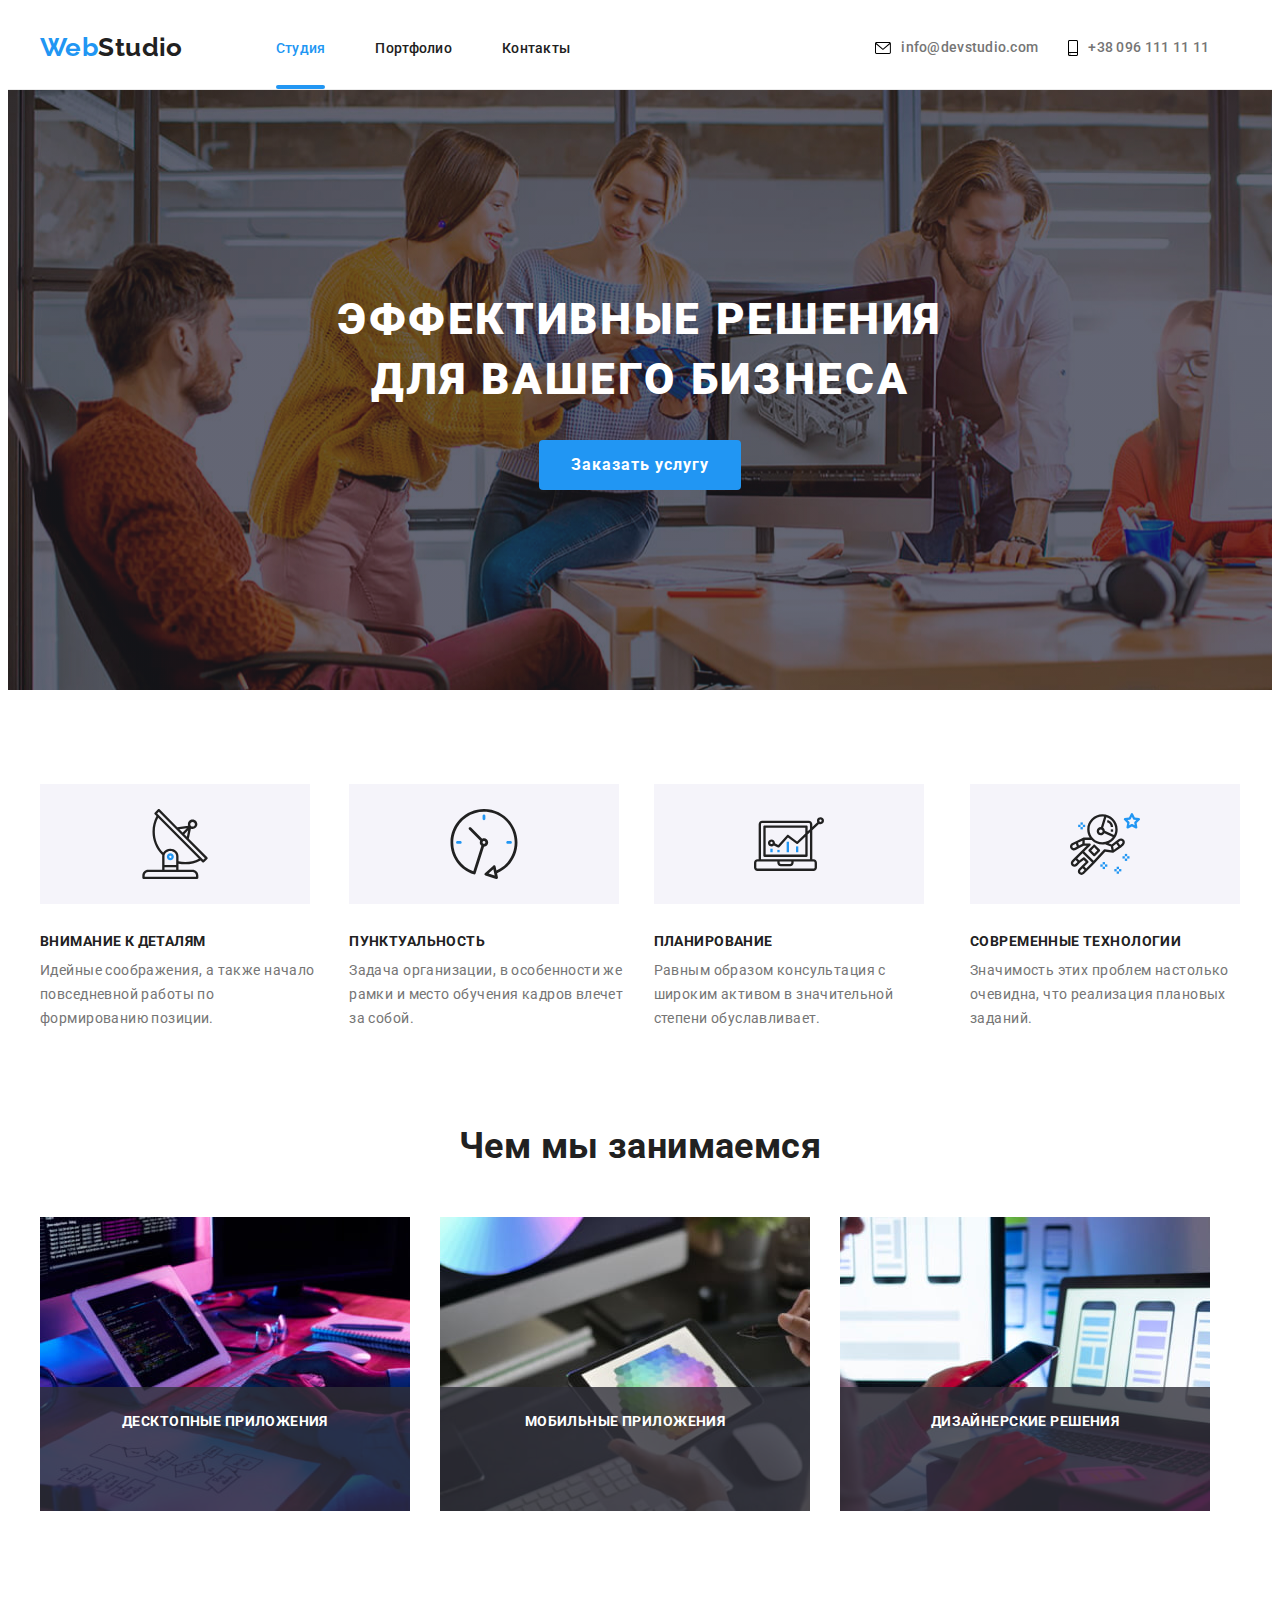
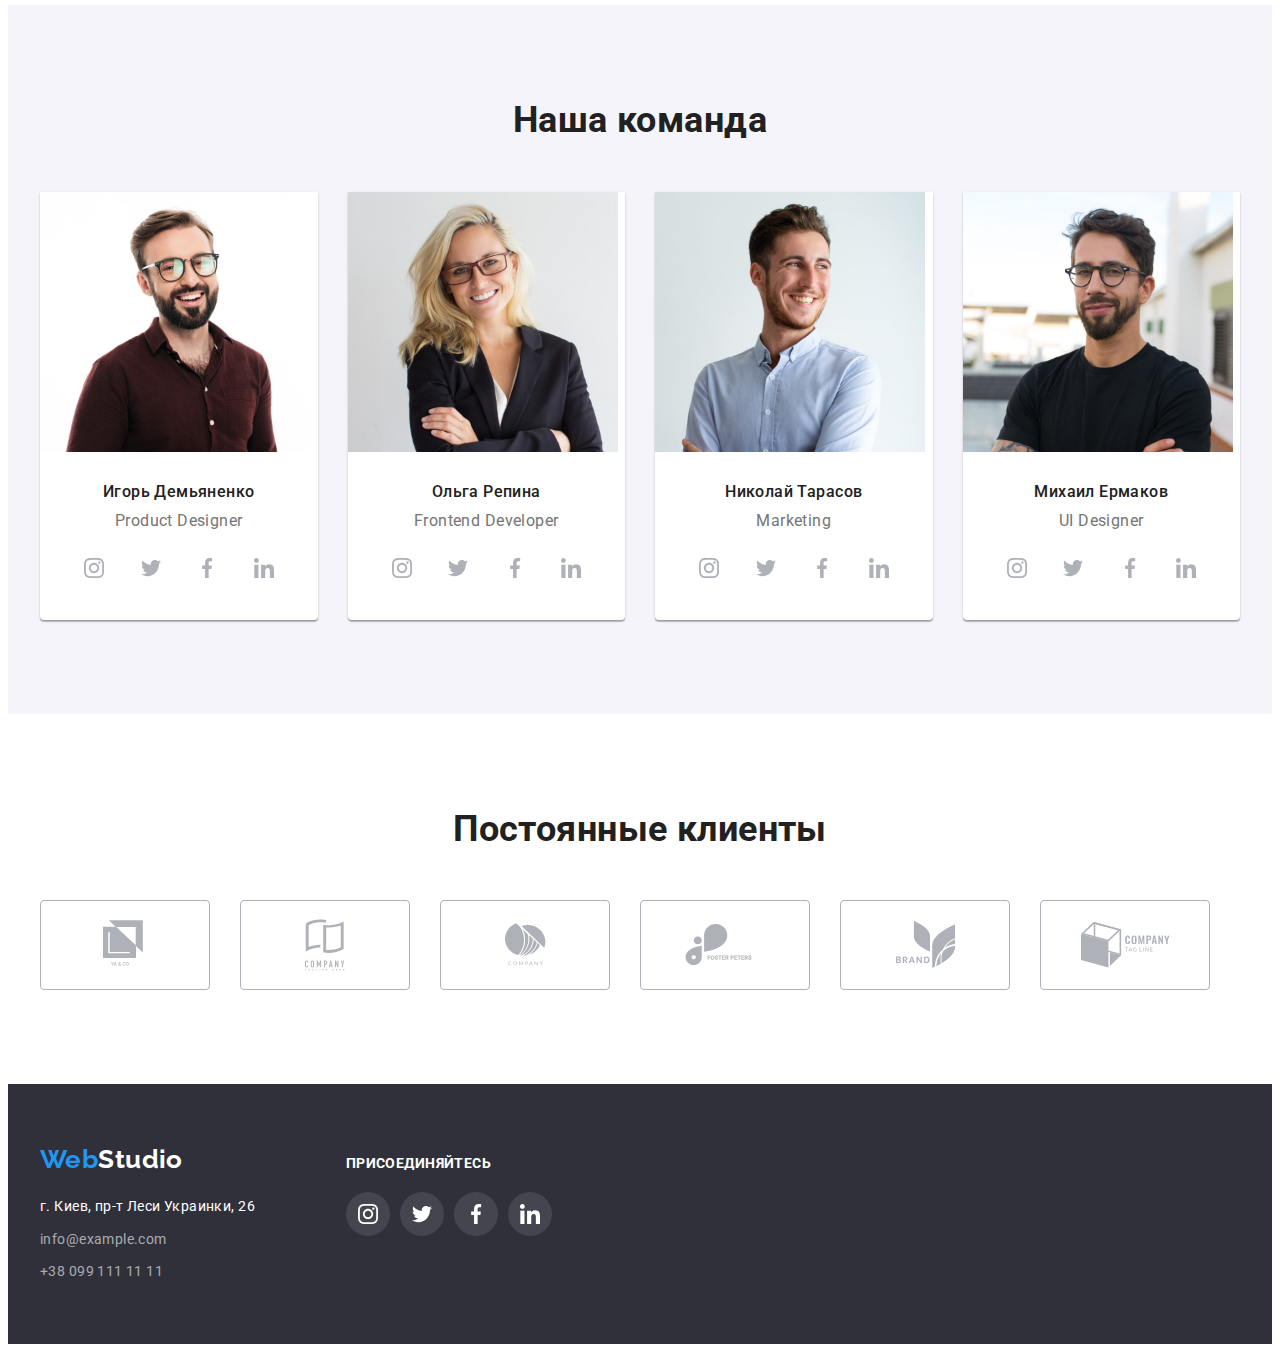
<file: index.html>
<!DOCTYPE html>
<html lang="ru">
  <head>
    <meta charset="UTF-8" />
    <meta http-equiv="X-UA-Compatible" content="IE=edge" />
    <meta name="viewport" content="width=device-width, initial-scale=1.0" />
    <title>Главная</title>
    <link rel="preconnect" href="https://fonts.gstatic.com" />
    <link
      href="https://fonts.googleapis.com/css2?family=Raleway:wght@700&family=Roboto:wght@400;500;700;900&display=swap"
      rel="stylesheet"
    />
    <link
      rel="stylesheet"
      href="https://cdnjs.cloudflare.com/ajax/libs/modern-normalize/1.0.0/modern-normalize.min.css"
      integrity="sha512-ISS7cAi1PEhQ8jnbJpJZMd29NlhNj4AWYyLOSp2CE/CsHxTCu+r+t0D2yoJudVrd0/8fTVPUVDzY5Tvli75u/g=="
      crossorigin="anonymous"
    />
    <link rel="stylesheet" href="./css/style.css" />
  </head>

  <body>
    <!-- ШАПКА САЙТА -->
    <header class="site-header">
      <div class="container">
        <nav class="nav">
          <a class="logo link" href="./index.html"> <span class="accent">Web</span>Studio </a>

          <ul class="site-nav list">
            <li class="item">
              <a class="link current" href="./index.html">Студия</a>
            </li>
            <li class="item">
              <a class="link" href="./portfolio.html">Портфолио</a>
            </li>
            <li class="item">
              <a class="link" href="">Контакты</a>
            </li>
          </ul>
        </nav>

        <ul class="header-contact list">
          <li class="item">
            <a class="link" href="mailto:info@devstudio.com">
              <svg class="mail-icon">
                <use href="./images/sprite.svg#mail"></use>
              </svg>
              info@devstudio.com
            </a>
          </li>
          <li class="item">
            <a class="link" href="tel:+380961111111">
              <svg class="phone-icon">
                <use href="./images/sprite.svg#phone"></use>
              </svg>
              +38 096 111 11 11
            </a>
          </li>
        </ul>
      </div>
    </header>

    <main>
      <!-- HERO -->
      <section class="hero">
        <div class="container">
          <h1 class="hero-title">Эффективные решения для вашего бизнеса</h1>
          <button class="btn" type="button" data-modal-open>Заказать услугу</button>
        </div>
      </section>

      <!-- FEATURE -->
      <section class="section feature">
        <div class="container">
          <h2 class="section-title visually-hidden">Особенности</h2>

          <ul class="feature-list list">
            <li class="item">
              <div class="feature-list-icon-box">
                <svg class="feature-list-icon">
                  <use href="./images/sprite.svg#antenna"></use>
                </svg>
              </div>
              <h3 class="title">Внимание к деталям</h3>
              <p class="text">
                Идейные соображения, а также начало повседневной работы по формированию позиции.
              </p>
            </li>
            <li class="item">
              <div class="feature-list-icon-box">
                <svg class="feature-list-icon">
                  <use href="./images/sprite.svg#clock"></use>
                </svg>
              </div>
              <h3 class="title">Пунктуальность</h3>
              <p class="text">
                Задача организации, в особенности же рамки и место обучения кадров влечет за собой.
              </p>
            </li>
            <li class="item">
              <div class="feature-list-icon-box">
                <svg class="feature-list-icon">
                  <use href="./images/sprite.svg#diagram"></use>
                </svg>
              </div>
              <h3 class="title">Планирование</h3>
              <p class="text">
                Равным образом консультация с широким активом в значительной степени обуславливает.
              </p>
            </li>
            <li class="item">
              <div class="feature-list-icon-box">
                <svg class="feature-list-icon">
                  <use href="./images/sprite.svg#astronaut"></use>
                </svg>
              </div>
              <h3 class="title">Современные технологии</h3>
              <p class="text">
                Значимость этих проблем настолько очевидна, что реализация плановых заданий.
              </p>
            </li>
          </ul>
        </div>
      </section>

      <!-- WORK -->
      <section class="section work">
        <div class="container">
          <h2 class="section-title">Чем мы занимаемся</h2>

          <ul class="work-list list">
            <li class="item">
              <a href="">
                <img
                  src="./images/main/workprogramming.jpg"
                  alt="Программист пишет программу по алгоритму"
                  width="370"
                />
              </a>
              <h3 class="title">Десктопные приложения</h3>
            </li>
            <li class="item">
              <a href="">
                <img
                  src="./images/main/workdesign.jpg"
                  alt="Дизайнер выбирает цвет на планшете"
                  width="370"
                />
              </a>
              <h3 class="title">Мобильные приложения</h3>
            </li>
            <li class="item">
              <a href="">
                <img
                  src="./images/main/workformobile.jpg"
                  alt="Разработка адаптивной версии сайта для мобильного устройства"
                  width="370"
                />
              </a>
              <h3 class="title">Дизайнерские решения</h3>
            </li>
          </ul>
        </div>
      </section>

      <!-- TEAM -->
      <section class="section team">
        <div class="container">
          <h2 class="section-title">Наша команда</h2>

          <ul class="team-list list">
            <li class="item">
              <img src="./images/main/igordemjanenko.jpg" alt="Фотография сотрудника" width="270" />
              <h3 class="title">Игорь Демьяненко</h3>
              <p class="text" lang="en">Product Designer</p>

              <ul class="social-list list">
                <li class="social-list-item">
                  <a href="" class="social-list-link link">
                    <svg class="social-list-icon">
                      <use href="./images/sprite.svg#instagram"></use>
                    </svg>
                  </a>
                </li>
                <li class="social-list-item">
                  <a href="" class="social-list-link link">
                    <svg class="social-list-icon">
                      <use href="./images/sprite.svg#twitter"></use>
                    </svg>
                  </a>
                </li>
                <li class="social-list-item">
                  <a href="" class="social-list-link link">
                    <svg class="social-list-icon">
                      <use href="./images/sprite.svg#facebook"></use>
                    </svg>
                  </a>
                </li>
                <li class="social-list-item">
                  <a href="" class="social-list-link link">
                    <svg class="social-list-icon">
                      <use href="./images/sprite.svg#linkedin"></use>
                    </svg>
                  </a>
                </li>
              </ul>
            </li>
            <li class="item">
              <img src="./images/main/olgarepina.jpg" alt="Фотография сотрудника" width="270" />
              <h3 class="title">Ольга Репина</h3>
              <p class="text" lang="en">Frontend Developer</p>

              <ul class="social-list list">
                <li class="social-list-item">
                  <a href="" class="social-list-link link">
                    <svg class="social-list-icon">
                      <use href="./images/sprite.svg#instagram"></use>
                    </svg>
                  </a>
                </li>
                <li class="social-list-item">
                  <a href="" class="social-list-link link">
                    <svg class="social-list-icon">
                      <use href="./images/sprite.svg#twitter"></use>
                    </svg>
                  </a>
                </li>
                <li class="social-list-item">
                  <a href="" class="social-list-link link">
                    <svg class="social-list-icon">
                      <use href="./images/sprite.svg#facebook"></use>
                    </svg>
                  </a>
                </li>
                <li class="social-list-item">
                  <a href="" class="social-list-link link">
                    <svg class="social-list-icon">
                      <use href="./images/sprite.svg#linkedin"></use>
                    </svg>
                  </a>
                </li>
              </ul>
            </li>
            <li class="item">
              <img src="./images/main/nikolajtarasov.jpg" alt="Фотография сотрудника" width="270" />
              <h3 class="title">Николай Тарасов</h3>
              <p class="text" lang="en">Marketing</p>
              <ul class="social-list list">
                <li class="social-list-item">
                  <a href="" class="social-list-link link">
                    <svg class="social-list-icon">
                      <use href="./images/sprite.svg#instagram"></use>
                    </svg>
                  </a>
                </li>
                <li class="social-list-item">
                  <a href="" class="social-list-link link">
                    <svg class="social-list-icon">
                      <use href="./images/sprite.svg#twitter"></use>
                    </svg>
                  </a>
                </li>
                <li class="social-list-item">
                  <a href="" class="social-list-link link">
                    <svg class="social-list-icon">
                      <use href="./images/sprite.svg#facebook"></use>
                    </svg>
                  </a>
                </li>
                <li class="social-list-item">
                  <a href="" class="social-list-link link">
                    <svg class="social-list-icon">
                      <use href="./images/sprite.svg#linkedin"></use>
                    </svg>
                  </a>
                </li>
              </ul>
            </li>
            <li class="item">
              <img src="./images/main/michailermakov.jpg" alt="Фотография сотрудника" width="270" />
              <h3 class="title">Михаил Ермаков</h3>
              <p class="text" lang="en">UI Designer</p>

              <ul class="social-list list">
                <li class="social-list-item">
                  <a href="" class="social-list-link link">
                    <svg class="social-list-icon">
                      <use href="./images/sprite.svg#instagram"></use>
                    </svg>
                  </a>
                </li>
                <li class="social-list-item">
                  <a href="" class="social-list-link link">
                    <svg class="social-list-icon">
                      <use href="./images/sprite.svg#twitter"></use>
                    </svg>
                  </a>
                </li>
                <li class="social-list-item">
                  <a href="" class="social-list-link link">
                    <svg class="social-list-icon">
                      <use href="./images/sprite.svg#facebook"></use>
                    </svg>
                  </a>
                </li>
                <li class="social-list-item">
                  <a href="" class="social-list-link link">
                    <svg class="social-list-icon">
                      <use href="./images/sprite.svg#linkedin"></use>
                    </svg>
                  </a>
                </li>
              </ul>
            </li>
          </ul>
        </div>
      </section>

      <!-- CLIENTS -->
      <section class="section clients">
        <div class="container">
          <h2 class="section-title">Постоянные клиенты</h2>

          <ul class="clients-list list">
            <li class="item">
              <a href="" class="link">
                <svg class="client-logo-icon" width="44" height="49">
                  <use href="./images/sprite.svg#icon-logo-1"></use>
                </svg>
              </a>
            </li>
            <li class="item">
              <a href="" class="link">
                <svg class="client-logo-icon" width="40" height="52">
                  <use href="./images/sprite.svg#icon-logo-2"></use>
                </svg>
              </a>
            </li>
            <li class="item">
              <a href="" class="link">
                <svg class="client-logo-icon" width="41" height="43">
                  <use href="./images/sprite.svg#icon-logo-3"></use>
                </svg>
              </a>
            </li>
            <li class="item">
              <a href="" class="link">
                <svg class="client-logo-icon" width="80" height="42">
                  <use href="./images/sprite.svg#icon-logo-4"></use>
                </svg>
              </a>
            </li>
            <li class="item">
              <a href="" class="link">
                <svg class="client-logo-icon" width="59" height="47">
                  <use href="./images/sprite.svg#icon-logo-5"></use>
                </svg>
              </a>
            </li>
            <li class="item">
              <a href="" class="link">
                <svg class="client-logo-icon" width="89" height="46">
                  <use href="./images/sprite.svg#icon-logo-6"></use>
                </svg>
              </a>
            </li>
          </ul>
        </div>
      </section>
    </main>

    <!-- ФУТЕР -->
    <footer class="site-footer">
      <div class="container">
        <ul class="site-footer-list list">
          <li class="item">
            <a class="logo link" href="./index.html"> <span class="accent">Web</span>Studio </a>
            <address>г. Киев, пр-т Леси Украинки, 26</address>
            <ul class="footer-contact list">
              <li class="item">
                <a class="link" href="mailto:info@example.com">info@example.com</a>
              </li>
              <li class="item">
                <a class="link" href="tel:+380991111111">+38 099 111 11 11</a>
              </li>
            </ul>
          </li>
          <li class="item">
            <p class="title">Присоединяйтесь</p>
            <ul class="site-footer-list-social-list list">
              <li class="item">
                <a href="" class="link">
                  <svg class="social-list-icon">
                    <use href="./images/sprite.svg#instagram"></use>
                  </svg>
                </a>
              </li>
              <li class="item">
                <a href="" class="link">
                  <svg class="social-list-icon">
                    <use href="./images/sprite.svg#twitter"></use>
                  </svg>
                </a>
              </li>
              <li class="item">
                <a href="" class="link">
                  <svg class="social-list-icon">
                    <use href="./images/sprite.svg#facebook"></use>
                  </svg>
                </a>
              </li>
              <li class="item">
                <a href="" class="link">
                  <svg class="social-list-icon">
                    <use href="./images/sprite.svg#linkedin"></use>
                  </svg>
                </a>
              </li>
            </ul>
          </li>
        </ul>
      </div>
    </footer>

    <div class="backdrop is-hidden" data-modal>
      <div class="modal">
        <button class="modal-close-btn" data-modal-close>
          <svg class="icon-close-btn" width="18" height="18">
            <use href="./images/sprite.svg#icon-close-black"></use>
          </svg>
        </button>
      </div>
    </div>

    <script src="./js/modal.js"></script>
  </body>
</html>
</file>
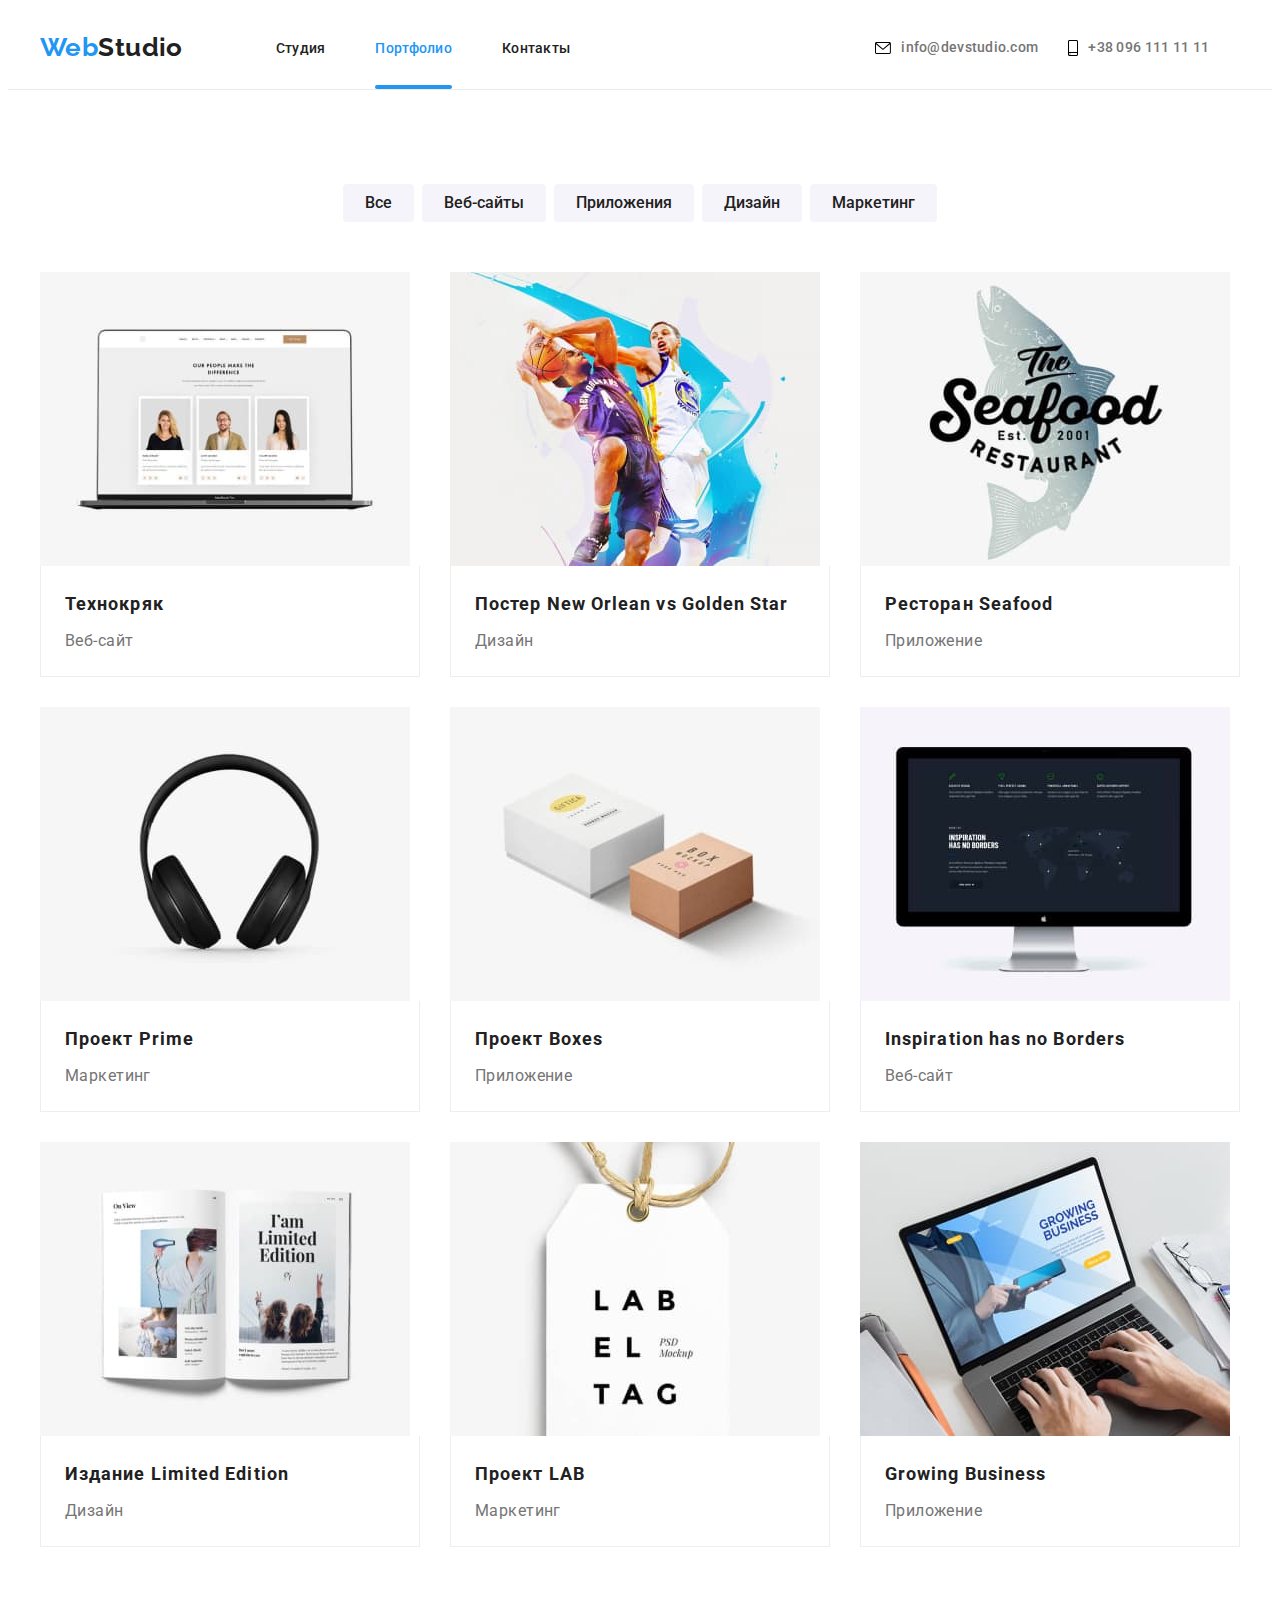
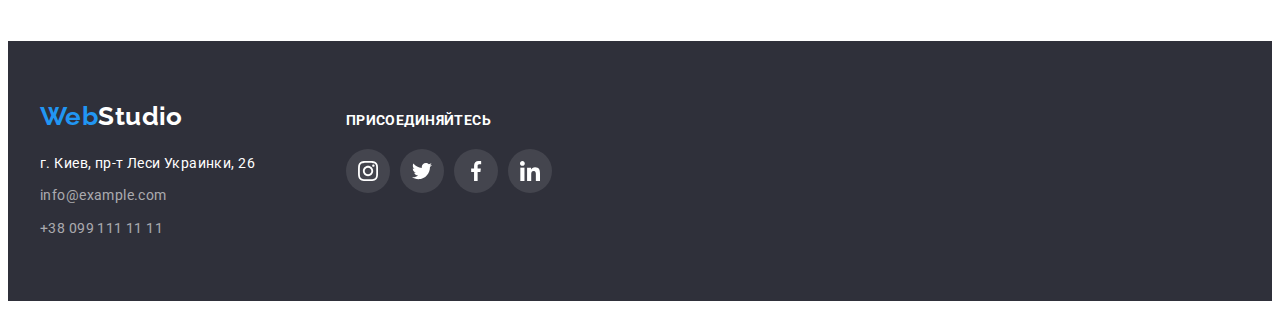
<file: portfolio.html>
<!DOCTYPE html>
<html lang="ru">
  <head>
    <meta charset="UTF-8" />
    <meta http-equiv="X-UA-Compatible" content="IE=edge" />
    <meta name="viewport" content="width=device-width, initial-scale=1.0" />
    <title>Портфолио</title>
    <link rel="preconnect" href="https://fonts.gstatic.com" />
    <link
      href="https://fonts.googleapis.com/css2?family=Raleway:wght@700&family=Roboto:wght@400;500;700;900&display=swap"
      rel="stylesheet"
    />
    <link
      rel="stylesheet"
      href="https://cdnjs.cloudflare.com/ajax/libs/modern-normalize/1.0.0/modern-normalize.min.css"
      integrity="sha512-ISS7cAi1PEhQ8jnbJpJZMd29NlhNj4AWYyLOSp2CE/CsHxTCu+r+t0D2yoJudVrd0/8fTVPUVDzY5Tvli75u/g=="
      crossorigin="anonymous"
    />
    <link rel="stylesheet" href="./css/style.css" />
  </head>

  <body>
    <!-- ШАПКА САЙТА -->
    <header class="site-header">
      <div class="container">
        <nav class="nav">
          <a class="logo link" href="./index.html"> <span class="accent">Web</span>Studio </a>

          <ul class="site-nav list">
            <li class="item">
              <a class="link" href="./index.html">Студия</a>
            </li>
            <li class="item">
              <a class="link current" href="./portfolio.html">Портфолио</a>
            </li>
            <li class="item">
              <a class="link" href="">Контакты</a>
            </li>
          </ul>
        </nav>

        <ul class="header-contact list">
          <li class="item">
            <a class="link" href="mailto:info@devstudio.com">
              <svg class="mail-icon">
                <use href="./images/sprite.svg#mail" width="16" height="12"></use>
              </svg>
              info@devstudio.com
            </a>
          </li>
          <li class="item">
            <a class="link" href="tel:+380961111111">
              <svg class="phone-icon">
                <use href="./images/sprite.svg#phone"></use>
              </svg>
              +38 096 111 11 11
            </a>
          </li>
        </ul>
      </div>
    </header>

    <main>
      <section class="section portfolio">
        <div class="container">
          <h1 class="section-title visually-hidden">Список работ</h1>
          <ul class="filter-portfolio list">
            <li class="item"><button class="btn" type="button">Все</button></li>
            <li class="item">
              <button class="btn" type="button">Веб-сайты</button>
            </li>
            <li class="item">
              <button class="btn" type="button">Приложения</button>
            </li>
            <li class="item">
              <button class="btn" type="button">Дизайн</button>
            </li>
            <li class="item">
              <button class="btn" type="button">Маркетинг</button>
            </li>
          </ul>
          <ul class="portfolio-list list">
            <li class="item">
              <a class="link" href="">
                <div class="text-cart-box">
                  <img
                    src="./images/portfolio/technokrjakweb.jpg"
                    alt="Экран ноутбука с зугруженным браузером"
                    width="370"
                  />
                  <p class="text-cart-overlay">
                    Технокряк это современная площадка распространения коронавируса. Компании
                    используют эту платформу для цифрового шпионажа и атак на защищённые сервера
                    конкурентов.
                  </p>
                </div>
                <div class="border">
                  <h2 class="title">Технокряк</h2>
                  <p class="text">Веб-сайт</p>
                </div>
              </a>
            </li>
            <li class="item">
              <a class="link" href="">
                <div class="text-cart-box">
                  <img
                    src="./images/portfolio/novsgsdesign.jpg"
                    alt="Два баскетболиста борятся за мяч"
                    width="370"
                  />
                  <p class="text-cart-overlay">
                    Технокряк это современная площадка распространения коронавируса. Компании
                    используют эту платформу для цифрового шпионажа и атак на защищённые сервера
                    конкурентов.
                  </p>
                </div>
                <div class="border">
                  <h2 class="title">Постер New Orlean vs Golden Star</h2>
                  <p class="text">Дизайн</p>
                </div>
              </a>
            </li>
            <li class="item">
              <a class="link" href="">
                <div class="text-cart-box">
                  <img
                    src="./images/portfolio/seafoodapp.jpg"
                    alt="На фоне рыбы логотип ресторана морской еды"
                    width="370"
                  />
                  <p class="text-cart-overlay">
                    Технокряк это современная площадка распространения коронавируса. Компании
                    используют эту платформу для цифрового шпионажа и атак на защищённые сервера
                    конкурентов.
                  </p>
                </div>
                <div class="border">
                  <h2 class="title">Ресторан Seafood</h2>
                  <p class="text">Приложение</p>
                </div>
              </a>
            </li>
            <li class="item">
              <a class="link" href="">
                <div class="text-cart-box">
                  <img
                    src="./images/portfolio/primemarketing.jpg"
                    alt="Черные беспроводные накладные наушники"
                    width="370"
                  />
                  <p class="text-cart-overlay">
                    Технокряк это современная площадка распространения коронавируса. Компании
                    используют эту платформу для цифрового шпионажа и атак на защищённые сервера
                    конкурентов.
                  </p>
                </div>
                <div class="border">
                  <h2 class="title">Проект Prime</h2>
                  <p class="text">Маркетинг</p>
                </div>
              </a>
            </li>
            <li class="item">
              <a class="link" href="">
                <div class="text-cart-box">
                  <img
                    src="./images/portfolio/boxesapp.jpg"
                    alt="Две небольшие коробки белого и коричневого цвета"
                    width="370"
                  />
                  <p class="text-cart-overlay">
                    Технокряк это современная площадка распространения коронавируса. Компании
                    используют эту платформу для цифрового шпионажа и атак на защищённые сервера
                    конкурентов.
                  </p>
                </div>
                <div class="border">
                  <h2 class="title">Проект Boxes</h2>
                  <p class="text">Приложение</p>
                </div>
              </a>
            </li>
            <li class="item">
              <a class="link" href="">
                <div class="text-cart-box">
                  <img
                    src="./images/portfolio/inspirationhasnobordersweb.jpg"
                    alt="Экран iMAC с загруженным браузером"
                    width="370"
                  />
                  <p class="text-cart-overlay">
                    Технокряк это современная площадка распространения коронавируса. Компании
                    используют эту платформу для цифрового шпионажа и атак на защищённые сервера
                    конкурентов.
                  </p>
                </div>
                <div class="border">
                  <h2 class="title">Inspiration has no Borders</h2>
                  <p class="text">Веб-сайт</p>
                </div>
              </a>
            </li>
            <li class="item">
              <a class="link" href="">
                <div class="text-cart-box">
                  <img
                    src="./images/portfolio/limitededitiondesign.jpg"
                    alt="Развернутая страница журнала"
                    width="370"
                  />
                  <p class="text-cart-overlay">
                    Технокряк это современная площадка распространения коронавируса. Компании
                    используют эту платформу для цифрового шпионажа и атак на защищённые сервера
                    конкурентов.
                  </p>
                </div>
                <div class="border">
                  <h2 class="title">Издание Limited Edition</h2>
                  <p class="text">Дизайн</p>
                </div>
              </a>
            </li>
            <li class="item">
              <a class="link" href="">
                <div class="text-cart-box">
                  <img
                    src="./images/portfolio/labmarketing.jpg"
                    alt="Бирка с логотипом проекта"
                    width="370"
                  />
                  <p class="text-cart-overlay">
                    Технокряк это современная площадка распространения коронавируса. Компании
                    используют эту платформу для цифрового шпионажа и атак на защищённые сервера
                    конкурентов.
                  </p>
                </div>
                <div class="border">
                  <h2 class="title">Проект LAB</h2>
                  <p class="text">Маркетинг</p>
                </div>
              </a>
            </li>
            <li class="item">
              <a class="link" href="">
                <div class="text-cart-box">
                  <img
                    src="./images/portfolio/growingbusinessapp.jpg"
                    alt="Документы, очки, ноутбук с загруженным сайтом компании, руки человека на клавиатуре"
                    width="370"
                  />
                  <p class="text-cart-overlay">
                    Технокряк это современная площадка распространения коронавируса. Компании
                    используют эту платформу для цифрового шпионажа и атак на защищённые сервера
                    конкурентов.
                  </p>
                </div>
                <div class="border">
                  <h2 class="title">Growing Business</h2>
                  <p class="text">Приложение</p>
                </div>
              </a>
            </li>
          </ul>
        </div>
      </section>
    </main>

    <!--Футер-->
    <footer class="site-footer">
      <div class="container">
        <ul class="site-footer-list list">
          <li class="item">
            <a class="logo link" href="./index.html"> <span class="accent">Web</span>Studio </a>
            <address>г. Киев, пр-т Леси Украинки, 26</address>
            <ul class="footer-contact list">
              <li class="item">
                <a class="link" href="mailto:info@example.com">info@example.com</a>
              </li>
              <li class="item">
                <a class="link" href="tel:+380991111111">+38 099 111 11 11</a>
              </li>
            </ul>
          </li>
          <li class="item">
            <p class="title">Присоединяйтесь</p>
            <ul class="site-footer-list-social-list list">
              <li class="item">
                <a href="" class="link">
                  <svg class="social-list-icon">
                    <use href="./images/sprite.svg#instagram"></use>
                  </svg>
                </a>
              </li>
              <li class="item">
                <a href="" class="link">
                  <svg class="social-list-icon">
                    <use href="./images/sprite.svg#twitter"></use>
                  </svg>
                </a>
              </li>
              <li class="item">
                <a href="" class="link">
                  <svg class="social-list-icon">
                    <use href="./images/sprite.svg#facebook"></use>
                  </svg>
                </a>
              </li>
              <li class="item">
                <a href="" class="link">
                  <svg class="social-list-icon">
                    <use href="./images/sprite.svg#linkedin"></use>
                  </svg>
                </a>
              </li>
            </ul>
          </li>
        </ul>
      </div>
    </footer>
  </body>
</html>
</file>
<file: css/style.css>
:root {
  --primary-text-color: #757575;
  --title-text-color: #212121;

  --primary-svg-color: #afb1b8;

  --accent-color: #2196f3;
  --accent-hero-color: #188ce8;

  --primary-white-color: #ffffff;
  --second-white-color: rgba(255, 255, 255, 0.6);

  --hero-bg-color: #c4c4c4;
  --seconf-bg-color: #f5f4fa;
  --third-bg-color: #2f303a;
}

h1,
h2,
h3,
h4,
h5,
h6,
p {
  margin: 0;
}

ul {
  margin: 0;
  padding: 0;
}

img {
  display: block;
  max-width: 100%;
  height: auto;
}

body {
  font-family: 'Roboto', sans-serif;
  font-size: 14px;
  letter-spacing: 0.03em;
  color: var(--primary-text-color);

  background-color: var(--primary-white-color);
}

.list {
  list-style: none;
}

.link {
  text-decoration: none;
}

.visually-hidden {
  position: absolute !important;
  clip: rect(1px 1px 1px 1px); /* IE6, IE7 */
  clip: rect(1px, 1px, 1px, 1px);
  padding: 0 !important;
  border: 0 !important;
  height: 1px !important;
  width: 1px !important;
  overflow: hidden;
}

.container {
  width: 1200px;
  padding-left: 15px;
  padding-right: 15px;
  margin: 0 auto;
}

.section {
  padding-top: 94px;
  padding-bottom: 94px;
}

/* ========== LOGO ========== */

.logo {
  margin-top: 24px;
  margin-bottom: 25px;
  margin-right: 93px;

  color: var(--title-text-color);
  font-family: 'Raleway', sans-serif;
  font-weight: 700;
  font-size: 26px;
  line-height: 1.19;
}

.site-footer .logo {
  color: var(--primary-white-color);
}

.logo .accent {
  color: var(--accent-color);
}

/* ========== END LOGO ========== */

/* ========== HEADER ========== */

.site-header {
  border-bottom-width: 1px;
  border-bottom-style: solid;
  border-bottom-color: #ececec;
}

.site-header .container {
  display: flex;
}

.nav {
  display: flex;
}

.site-nav {
  display: flex;
  margin-top: 32px;
  margin-bottom: 32px;
  margin-right: 305px;
}

.site-nav .item:not(:last-child) {
  margin-right: 50px;
}

.site-nav .link {
  position: relative;

  color: var(--title-text-color);
  font-weight: 500;
  line-height: 1.14;
  letter-spacing: 0.02em;

  transition: color 250ms cubic-bezier(0.4, 0, 0.2, 1);
}

.site-nav .link:hover,
.site-nav .link:focus {
  color: var(--accent-color);
}

.site-nav .link::after {
  display: block;

  position: absolute;
  bottom: -33px;
  left: 0;

  content: '';
  width: 0;
  height: 4px;
  background: var(--accent-color);
  border-radius: 2px;
}

.site-nav .link.current::after {
  width: 100%;
}

.site-nav .link.current {
  color: var(--accent-color);
  width: 100%;
}

.header-contact {
  display: flex;
  margin-top: 32px;
  margin-bottom: 32px;
}

.header-contact .item:not(:last-child) {
  margin-right: 30px;
}

.header-contact .link {
  display: flex;
  align-items: center;

  color: var(--primary-text-color);
  font-weight: 500;
  line-height: 1.14;
  letter-spacing: 0.02em;

  transition: color 250ms cubic-bezier(0.4, 0, 0.2, 1);
}

.header-contact .link:hover,
.header-contact .link:focus,
.footer-contact .link:hover,
.footer-contact .link:focus {
  color: var(--accent-color);
}

.mail-icon {
  display: inline;
  margin-right: 10px;
  width: 16px;
  height: 12px;

  transition: fill 250ms cubic-bezier(0.4, 0, 0.2, 1);
}

.phone-icon {
  display: inline;
  margin-right: 10px;
  width: 10px;
  height: 16px;

  transition: fill 250ms cubic-bezier(0.4, 0, 0.2, 1);
}

.header-contact .link:hover .mail-icon,
.header-contact .link:focus .mail-icon,
.header-contact .link:hover .phone-icon,
.header-contact .link:focus .phone-icon {
  fill: var(--accent-color);
}
/* ========== END HEADER ========== */

/* ========== HERO ========== */

.hero {
  display: flex;
  padding-top: 200px;
  padding-bottom: 200px;
  background-color: var(--hero-bg-color);
  background-image: linear-gradient(rgba(47, 48, 58, 0.4), rgba(47, 48, 58, 0.4)),
    url('../images/hero/bg.jpg');
  background-repeat: no-repeat;
  max-width: 1600px;
  margin: 0 auto;
}

.hero-title {
  width: 696px;
  margin: 0 auto 30px auto;

  color: var(--primary-white-color);

  font-weight: 900;
  font-size: 44px;
  line-height: 1.36;
  text-align: center;
  letter-spacing: 0.06em;

  text-transform: uppercase;
}

.hero .btn {
  background-color: var(--accent-color);
  color: var(--primary-white-color);
  border: none;
  border-radius: 4px;

  font-weight: 700;
  font-size: 16px;
  line-height: 1.87;
  letter-spacing: 0.06em;

  display: block;
  margin: 0 auto;
  padding: 10px 32px;
}

.hero .btn:focus,
.hero .btn:hover {
  background-color: var(--accent-hero-color);
}

/* ========== END HERO ========== */

/* ========== BUTTON ========== */

.btn {
  background-color: var(--seconf-bg-color);
  color: var(--title-text-color);
  font-family: inherit;
  text-decoration: none;
  text-align: center;

  cursor: pointer;

  transition: background-color 250ms cubic-bezier(0.4, 0, 0.2, 1),
    color 250ms cubic-bezier(0.4, 0, 0.2, 1);
}

.btn:hover,
.btn:focus {
  background-color: var(--accent-color);
  color: var(--primary-white-color);

  box-shadow: 0px 3px 1px rgba(0, 0, 0, 0.1), 0px 1px 2px rgba(0, 0, 0, 0.08),
    0px 2px 2px rgba(0, 0, 0, 0.12);
  border-radius: 4px;
}

/* ========== END BUTTON ========== */

/* ========== FEATURES SECTION ========== */

.section-title {
  color: var(--title-text-color);
  font-weight: 700;
  font-size: 36px;
  line-height: 1.17;
  text-align: center;

  margin: 0 auto 50px auto;
}

.feature-list,
.work-list,
.team-list,
.portfolio-list {
  display: flex;
}

.section.feature {
  display: flex;
}

.feature-list-icon-box {
  display: flex;
  justify-content: center;
  align-items: center;
  background-color: var(--seconf-bg-color);

  width: 270px;
  height: 120px;
  margin-bottom: 30px;
}

.feature-list-icon {
  width: 70px;
  height: 70px;
}

.feature-list .title {
  color: var(--title-text-color);
  font-size: inherit;
  font-weight: 700;
  line-height: 1.14;
  text-transform: uppercase;

  margin-bottom: 10px;
}

.feature-list .text {
  line-height: 1.71;
}

/* ========== END FEATURE SECTIONS ========== */

/* ========== WORK SECTIONS ========== */

.section.work {
  display: flex;
  padding-top: 0px;
}

.feature-list .item:not(:last-child),
.work-list .item:not(:last-child),
.clients-list .item:not(:last-child) {
  margin-right: 30px;
}

.work-list .item {
  position: relative;
}

.work-list .title {
  position: absolute;
  bottom: 0px;

  background: rgba(47, 48, 58, 0.8);
  color: var(--primary-white-color);

  font-size: inherit;
  font-weight: 700;
  line-height: 1.14;
  text-transform: uppercase;
  text-align: center;
  padding: 27px 0;

  width: 100%;
  height: 70px;
}

/* ========== END WORK SECTIONS ========== */

/* ========== TEAM SECTIONS ========== */

.section.team {
  background-color: var(--seconf-bg-color);

  display: flex;
}

.team-list {
  display: flex;
  flex-wrap: wrap;
  margin-left: -30px;
  margin-top: -30px;
}

.team-list .item {
  background-color: var(--primary-white-color);

  padding-bottom: 30px;
  margin-left: 30px;
  margin-top: 30px;

  flex-basis: calc(100% / 4 - 30px);

  box-shadow: 0px 1px 3px rgba(0, 0, 0, 0.12), 0px 1px 1px rgba(0, 0, 0, 0.14),
    0px 2px 1px rgba(0, 0, 0, 0.2);
  border-radius: 0px 0px 4px 4px;
}

.team-list .title {
  color: var(--title-text-color);
  font-weight: 500;
  font-size: 16px;
  line-height: 1.19;
  text-align: center;

  margin-top: 30px;
  margin-bottom: 10px;
}

.team-list .text {
  font-size: 16px;
  line-height: 1.19;
  text-align: center;
}

/* ========== END TEAM SECTIONS ========== */

/* ========== CLIENTS SECTIONS ========== */

.section.clients {
  display: flex;
}

.clients-list {
  display: flex;
}
.clients-list .title {
  margin-bottom: 50px;
}

.clients-list .link {
  display: flex;
  justify-content: center;
  align-items: center;
  width: 170px;
  height: 90px;
  border: 1px solid #afb1b8;
  box-sizing: border-box;
  border-radius: 4px;

  transition: border-color 250ms cubic-bezier(0.4, 0, 0.2, 1);
}

.clients-list .link:hover,
.clients-list .link:focus {
  border-color: var(--accent-color);
}

.client-logo-icon {
  fill: var(--primary-svg-color);

  transition: fill 250ms cubic-bezier(0.4, 0, 0.2, 1);
}

.clients-list .link:hover .client-logo-icon,
.clients-list .link:focus .client-logo-icon {
  fill: var(--accent-color);
}

/* ========== END CLIENTS SECTIONS ========== */

/* ========== SOCIAL LINKS ========== */

.social-list {
  display: flex;
  justify-content: space-between;
  padding: 16px 32px 0 32px;
}

.social-list-link {
  display: flex;
  justify-content: center;
  align-items: center;
  width: 44px;
  height: 44px;
  border-radius: 50%;
  background-color: transparent;

  transition: background-color 250ms cubic-bezier(0.4, 0, 0.2, 1);
}

.social-list-icon {
  width: 20px;
  height: 20px;
  fill: var(--primary-svg-color);

  transition: fill 250ms cubic-bezier(0.4, 0, 0.2, 1);
}

.social-list-link:hover,
.social-list-link:focus {
  background-color: var(--accent-color);
}

.social-list-link:hover .social-list-icon,
.social-list-link:focus .social-list-icon {
  fill: var(--primary-white-color);
}

/* ========== END SOCIAL LINKS ========== */

/* ========== PORTFOLIO SECTION ========== */
/*  Portfolio page*/

.section.portfolio {
  display: flex;
}

.filter-portfolio.list {
  display: flex;
  justify-content: center;
  margin-bottom: 50px;
}

.filter-portfolio .item:not(:last-child) {
  margin-right: 8px;
}

.filter-portfolio .btn {
  font-weight: 500;
  font-size: 16px;
  line-height: 1.62;
  padding: 6px 22px;

  border: none;
  border-radius: 4px;
}

.portfolio-list {
  display: flex;
  flex-wrap: wrap;
  margin-left: -30px;
  margin-top: -30px;
}

.portfolio-list .item {
  margin-left: 30px;
  margin-top: 30px;

  flex-basis: calc(100% / 3 - 30px);

  background-color: var(--primary-white-color);
}

.portfolio-list .title {
  color: var(--title-text-color);
  font-weight: 700;
  font-size: 18px;
  line-height: 2;
  letter-spacing: 0.06em;

  padding: 20px 24px 4px 24px;
}

.portfolio-list .text {
  color: var(--primary-text-color);
  font-size: 16px;
  line-height: 1.87;

  margin: 0 24px;
  padding-bottom: 20px;
}

.border {
  border: 1px solid #eeeeee;
  border-top: none;
}

.portfolio-list .link {
  transition: box-shadow 250ms cubic-bezier(0.4, 0, 0.2, 1);
}

.portfolio-list .link:hover,
.portfolio-list .link:focus {
  display: block;
  box-shadow: 0px 1px 1px rgba(0, 0, 0, 0.12), 0px 4px 4px rgba(0, 0, 0, 0.06),
    1px 4px 6px rgba(0, 0, 0, 0.16);
}

.text-cart-box {
  position: relative;
  overflow: hidden;
}

.text-cart-overlay {
  position: absolute;
  top: 0;
  left: 0;
  width: 100%;
  height: 100%;

  transform: translateY(100%);
  transition: transform 250ms cubic-bezier(0.4, 0, 0.2, 1);

  background-color: rgba(33, 150, 243, 0.9);
  color: var(--primary-white-color);
  font-size: 18px;
  line-height: 1.56;
  padding: 63px 24px;
}

.portfolio-list .link:hover .text-cart-overlay {
  transform: translateY(0);
}

/* ========== END PORTFOLIO SECTION ========== */

/* ========== FOOTER ========== */

.site-footer {
  background-color: var(--third-bg-color);
  display: flex;
  padding-top: 60px;
  padding-bottom: 60px;
}

.site-footer-list {
  display: flex;
}

.site-footer address {
  margin-top: 20px;
  margin-bottom: 9px;
  color: var(--primary-white-color);
  font-style: normal;
  line-height: 1.71;
}

.footer-contact .item:not(:last-child) {
  padding-bottom: 9px;
}

.footer-contact .link {
  color: var(--second-white-color);
  line-height: 1.71;
}

.site-footer-list .title {
  color: var(--primary-white-color);
  font-size: inherit;
  font-weight: 700;
  line-height: 1.14;

  text-transform: uppercase;

  margin-top: 12px;
  margin-bottom: 20px;
}

.site-footer-list .item:not(:last-child) {
  padding-right: 70px;
}

.site-footer-list-social-list {
  display: flex;
  justify-content: space-between;
}

.site-footer-list-social-list .item:not(:last-child) {
  padding-right: 10px;
}

.site-footer-list-social-list .link {
  display: flex;
  justify-content: center;
  align-items: center;
  width: 44px;
  height: 44px;
  border-radius: 50%;
  background-color: rgba(255, 255, 255, 0.1);

  transition: background-color 250ms cubic-bezier(0.4, 0, 0.2, 1);
}

.site-footer-list-social-list .link:hover,
.site-footer-list-social-list .link:focus {
  background-color: var(--accent-color);
}

.site-footer-list-social-list .social-list-icon {
  fill: var(--primary-white-color);
}

.site-footer-list-social-list .link:hover .social-list-icon,
.site-footer-list-social-list .link:focus .social-list-icon {
  fill: var(--primary-white-color);
}

/* ========== END FOOTER ========== */

.backdrop {
  position: fixed;
  top: 0;
  left: 0;
  width: 100vw;
  height: 100vh;
  background: rgba(0, 0, 0, 0.2);

  transition: all 250ms linear;
}

.modal {
  position: absolute;
  top: 50%;
  left: 50%;
  transform: translate(-50%, -50%);
  width: 528px;
  height: 581px;
  background-color: #ffffff;
  box-shadow: 0px 1px 3px rgba(0, 0, 0, 0.12), 0px 1px 1px rgba(0, 0, 0, 0.14),
    0px 2px 1px rgba(0, 0, 0, 0.2);
  border-radius: 4px;
}

.modal-close-btn {
  position: absolute;
  top: 8px;
  right: 8px;
  width: 30px;
  height: 30px;
  background-color: #ffffff;
  border: 1px solid rgba(0, 0, 0, 0.1);
  border-radius: 50%;
  cursor: pointer;
}

.is-hidden {
  opacity: 0;
  visibility: hidden;
  pointer-events: none;
}
</file>
